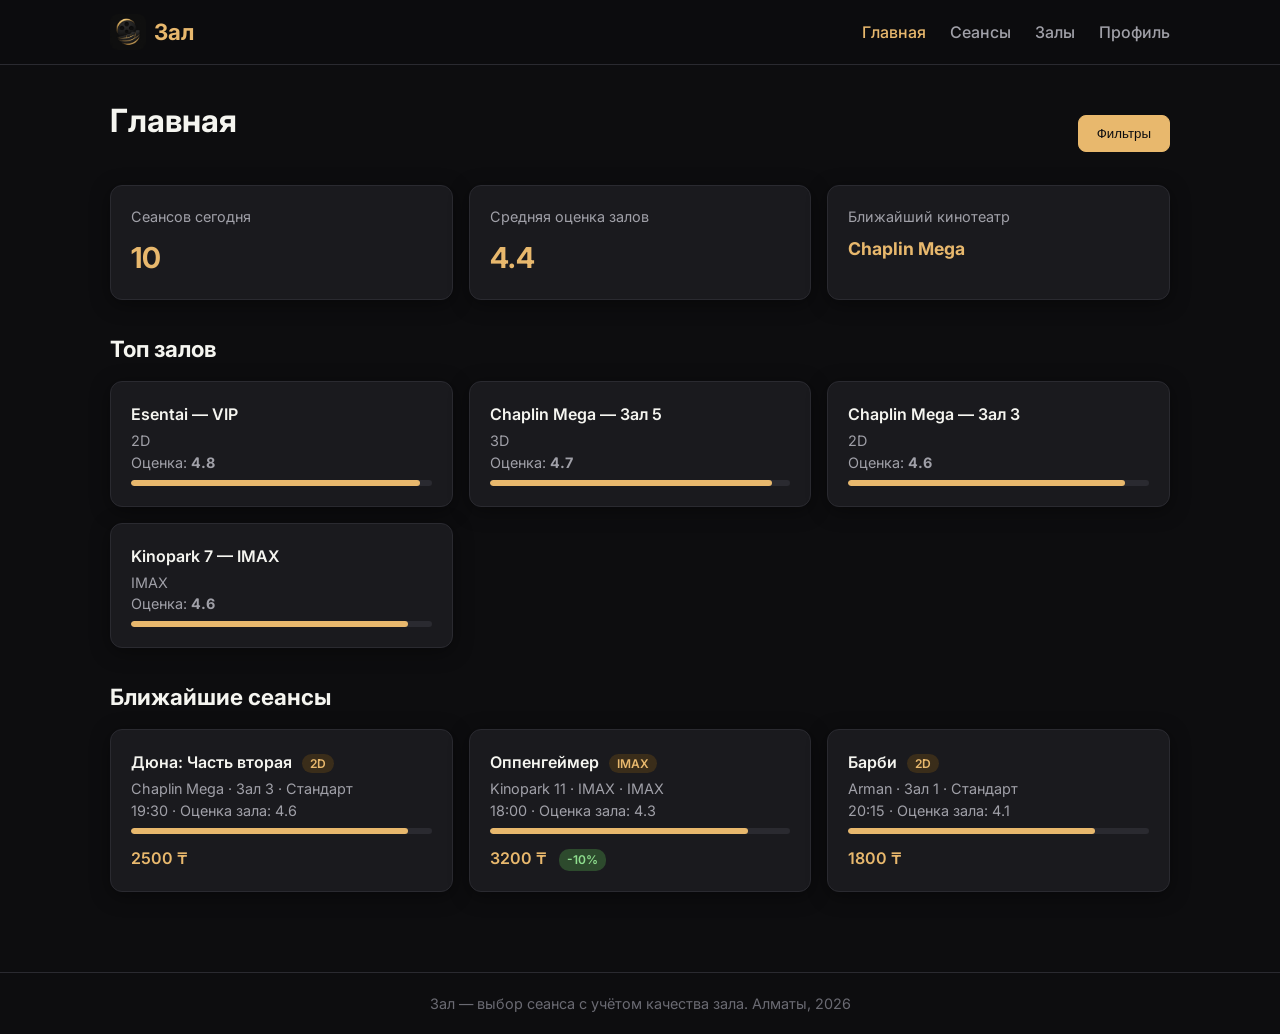
<file: index.html>
<!DOCTYPE html>
<html lang="ru">
<head>
  <meta charset="UTF-8">
  <meta name="viewport" content="width=device-width, initial-scale=1.0">
  <title>Зал — Главная</title>
  <link rel="stylesheet" href="css/style.css">
  <link rel="preconnect" href="https://fonts.googleapis.com">
  <link href="https://fonts.googleapis.com/css2?family=Inter:wght@400;500;600;700&display=swap" rel="stylesheet">
</head>
<body>
  <header class="header">
    <div class="container header__inner">
      <a href="index.html" class="logo">
         <img src="img/logo.jpg" alt="Зал" class="logo__img"> 
        Зал
      </a>
      <nav class="nav">
        <a href="index.html" class="nav__link active">Главная</a>
        <a href="sessions.html" class="nav__link">Сеансы</a>
        <a href="hall.html" class="nav__link">Залы</a>
        <a href="profile.html" class="nav__link">Профиль</a>
      </nav>
      <button class="burger" id="burger" aria-label="Меню">
        <span></span><span></span><span></span>
      </button>
    </div>
  </header>

  <div class="mobile-menu" id="mobile-menu">
    <a href="index.html" class="nav__link active">Главная</a>
    <a href="sessions.html" class="nav__link">Сеансы</a>
    <a href="hall.html" class="nav__link">Залы</a>
    <a href="profile.html" class="nav__link">Профиль</a>
  </div>

  <main>
    <div class="container">
      <div class="flex-between mb-2">
        <h1 class="page-title">Главная</h1>
        <button class="btn btn--primary" data-open-modal="filter-modal">Фильтры</button>
      </div>

      <section class="stats-grid">
        <div class="stat-card">
          <div class="stat-card__label">Сеансов сегодня</div>
          <div class="stat-card__value" id="stat-sessions">0</div>
        </div>
        <div class="stat-card">
          <div class="stat-card__label">Средняя оценка залов</div>
          <div class="stat-card__value" id="stat-rating">—</div>
        </div>
        <div class="stat-card">
          <div class="stat-card__label">Ближайший кинотеатр</div>
          <div class="stat-card__value stat-card__value--small" id="stat-nearest">—</div>
        </div>
      </section>

      <section class="mt-3">
        <h2 class="section-title">Топ залов</h2>
        <div class="cards-grid" id="top-halls">
          <!-- Заполняется JS -->
        </div>
      </section>

      <section class="mt-3">
        <h2 class="section-title">Ближайшие сеансы</h2>
        <div class="cards-grid" id="sessions-preview">
          <!-- Заполняется JS -->
        </div>
      </section>
    </div>
  </main>

  <!-- Модалка фильтров -->
  <div class="modal" id="filter-modal">
    <div class="modal__content">
      <div class="modal__header">
        <h3>Фильтры</h3>
        <button class="modal__close" data-close-modal>&times;</button>
      </div>
      <form id="filter-form">
        <label>
          День
          <select name="day">
            <option value="">Любой</option>
            <option value="today">Сегодня</option>
            <option value="tomorrow">Завтра</option>
          </select>
        </label>
        <label>
          Тип зала
          <select name="type">
            <option value="">Любой</option>
            <option value="quiet">Тихий</option>
            <option value="warm">Тёплый</option>
            <option value="clean">Чистый</option>
          </select>
        </label>
        <div class="modal__actions">
          <button type="button" class="btn" data-close-modal>Отмена</button>
          <button type="submit" class="btn btn--primary">Применить</button>
        </div>
      </form>
    </div>
  </div>

  <footer class="footer">
    <div class="container">
      <p>Зал — выбор сеанса с учётом качества зала. Алматы, 2026</p>
    </div>
  </footer>

  <script src="js/app.js"></script>
</body>
</html>
</file>
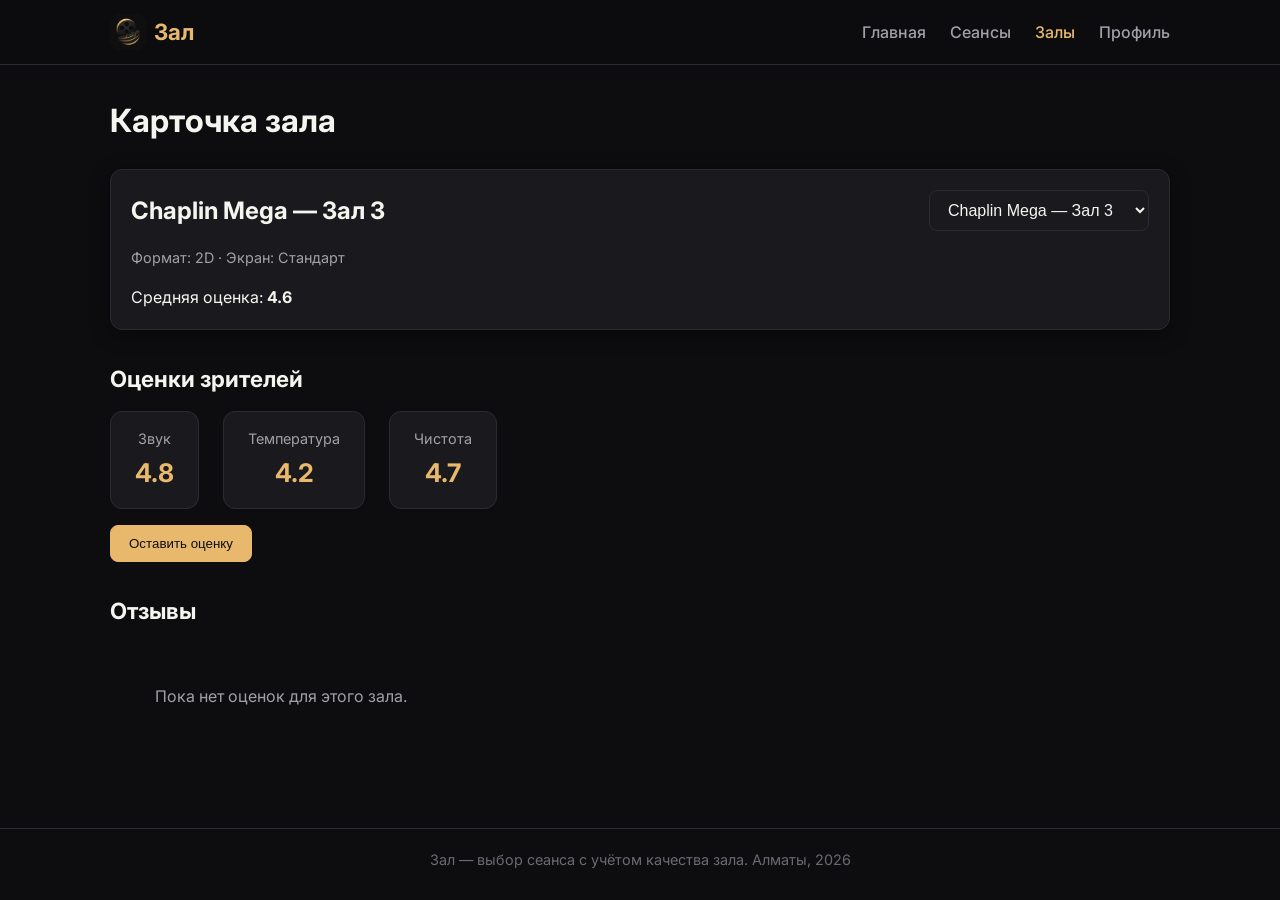
<file: hall.html>
<!DOCTYPE html>
<html lang="ru">
<head>
  <meta charset="UTF-8">
  <meta name="viewport" content="width=device-width, initial-scale=1.0">
  <title>Зал — Карточка зала</title>
  <link rel="stylesheet" href="css/style.css">
  <link rel="preconnect" href="https://fonts.googleapis.com">
  <link href="https://fonts.googleapis.com/css2?family=Inter:wght@400;500;600;700&display=swap" rel="stylesheet">
</head>
<body>
  <header class="header">
    <div class="container header__inner">
      <a href="index.html" class="logo">
         <img src="img/logo.jpg" alt="Зал" class="logo__img"> 
        Зал
      </a>
      <nav class="nav">
        <a href="index.html" class="nav__link">Главная</a>
        <a href="sessions.html" class="nav__link">Сеансы</a>
        <a href="hall.html" class="nav__link active">Залы</a>
        <a href="profile.html" class="nav__link">Профиль</a>
      </nav>
      <button class="burger" id="burger" aria-label="Меню">
        <span></span><span></span><span></span>
      </button>
    </div>
  </header>

  <div class="mobile-menu" id="mobile-menu">
    <a href="index.html" class="nav__link">Главная</a>
    <a href="sessions.html" class="nav__link">Сеансы</a>
    <a href="hall.html" class="nav__link active">Залы</a>
    <a href="profile.html" class="nav__link">Профиль</a>
  </div>

  <main>
    <div class="container">
      <h1 class="page-title">Карточка зала</h1>

      <div class="hall-card" id="hall-detail">
        <!-- Заполняется JS -->
      </div>

      <section class="mt-3">
        <h2 class="section-title">Оценки зрителей</h2>
        <div class="ratings" id="ratings">
          <div class="rating-item">
            <span>Звук</span>
            <strong id="rating-sound">—</strong>
          </div>
          <div class="rating-item">
            <span>Температура</span>
            <strong id="rating-temp">—</strong>
          </div>
          <div class="rating-item">
            <span>Чистота</span>
            <strong id="rating-clean">—</strong>
          </div>
        </div>
        <button class="btn btn--primary mt-2" data-open-modal="review-modal">Оставить оценку</button>
      </section>

      <section class="mt-3">
        <h2 class="section-title">Отзывы</h2>
        <div id="hall-reviews-list" class="cards-grid">
          <p class="empty-state">Пока нет оценок.</p>
        </div>
      </section>
    </div>
  </main>

  <!-- Модалка оценки -->
  <div class="modal" id="review-modal">
    <div class="modal__content">
      <div class="modal__header">
        <h3>Оценить зал</h3>
        <button class="modal__close" data-close-modal>&times;</button>
      </div>
      <form id="review-form">
        <label>
          Звук (1–5)
          <input type="number" name="sound" min="1" max="5" required>
        </label>
        <label>
          Температура (1–5)
          <input type="number" name="temp" min="1" max="5" required>
        </label>
        <label>
          Чистота (1–5)
          <input type="number" name="clean" min="1" max="5" required>
        </label>
        <label>
          Комментарий
          <textarea name="comment" rows="3" placeholder="Как было в зале?"></textarea>
        </label>
        <div class="modal__actions">
          <button type="button" class="btn" data-close-modal>Отмена</button>
          <button type="submit" class="btn btn--primary">Отправить</button>
        </div>
      </form>
    </div>
  </div>

  <footer class="footer">
    <div class="container">
      <p>Зал — выбор сеанса с учётом качества зала. Алматы, 2026</p>
    </div>
  </footer>

  <script src="js/app.js"></script>
</body>
</html>
</file>
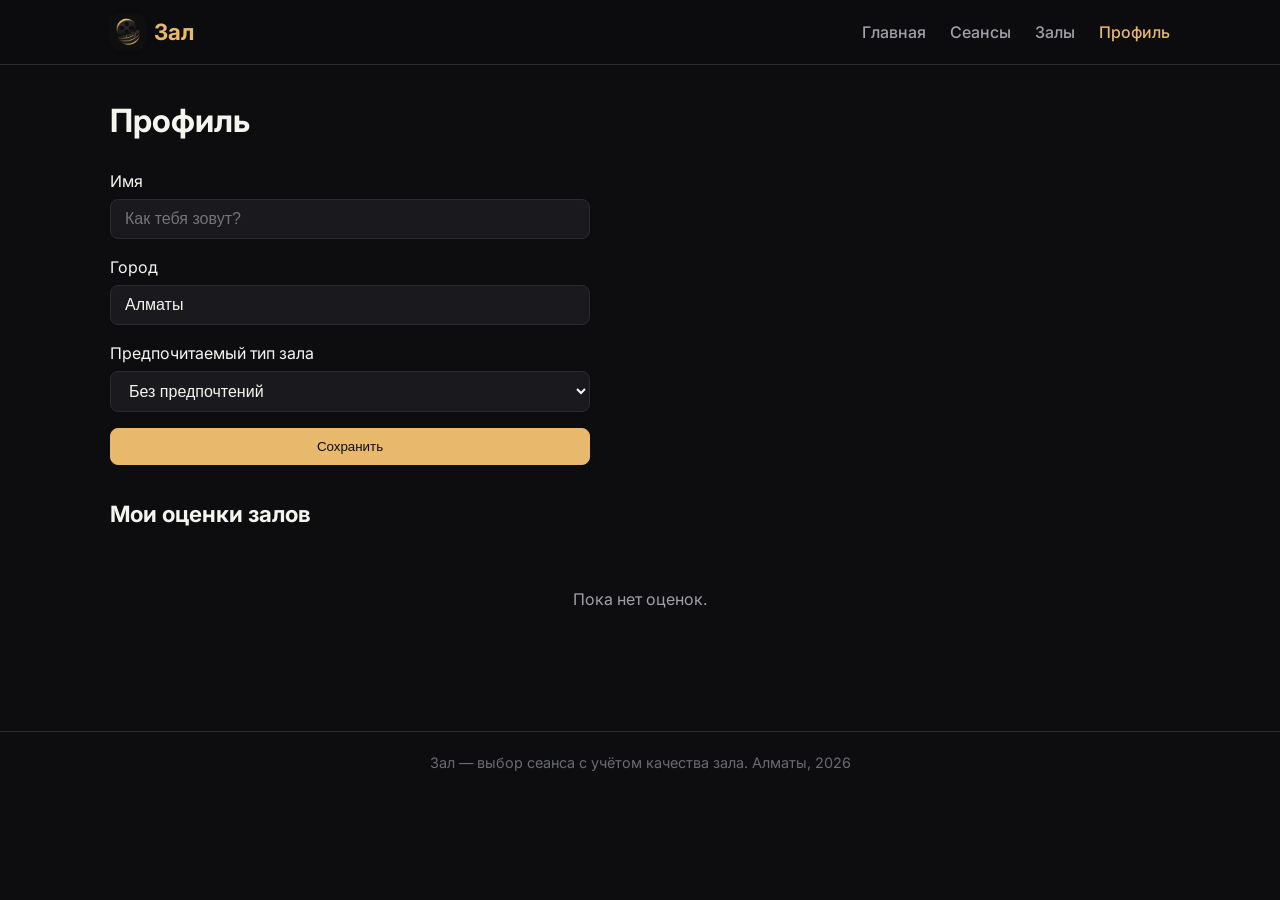
<file: profile.html>
<!DOCTYPE html>
<html lang="ru">
<head>
  <meta charset="UTF-8">
  <meta name="viewport" content="width=device-width, initial-scale=1.0">
  <title>Зал — Профиль</title>
  <link rel="stylesheet" href="css/style.css">
  <link rel="preconnect" href="https://fonts.googleapis.com">
  <link href="https://fonts.googleapis.com/css2?family=Inter:wght@400;500;600;700&display=swap" rel="stylesheet">
</head>
<body>
  <header class="header">
    <div class="container header__inner">
      <a href="index.html" class="logo">
         <img src="img/logo.jpg" alt="Зал" class="logo__img"> 
        Зал
      </a>
      <nav class="nav">
        <a href="index.html" class="nav__link">Главная</a>
        <a href="sessions.html" class="nav__link">Сеансы</a>
        <a href="hall.html" class="nav__link">Залы</a>
        <a href="profile.html" class="nav__link active">Профиль</a>
      </nav>
      <button class="burger" id="burger" aria-label="Меню">
        <span></span><span></span><span></span>
      </button>
    </div>
  </header>

  <div class="mobile-menu" id="mobile-menu">
    <a href="index.html" class="nav__link">Главная</a>
    <a href="sessions.html" class="nav__link">Сеансы</a>
    <a href="hall.html" class="nav__link">Залы</a>
    <a href="profile.html" class="nav__link active">Профиль</a>
  </div>

  <main>
    <div class="container">
      <h1 class="page-title">Профиль</h1>

      <form id="profile-form" class="profile-form">
        <label>
          Имя
          <input type="text" name="name" id="profile-name" required placeholder="Как тебя зовут?">
        </label>
        <label>
          Город
          <input type="text" name="city" id="profile-city" value="Алматы" required>
        </label>
        <label>
          Предпочитаемый тип зала
          <select name="pref" id="profile-pref">
            <option value="">Без предпочтений</option>
            <option value="quiet">Тихий</option>
            <option value="warm">Тёплый</option>
            <option value="clean">Чистый</option>
          </select>
        </label>
        <button type="submit" class="btn btn--primary">Сохранить</button>
      </form>

      <section class="mt-3">
        <h2 class="section-title">Мои оценки залов</h2>
        <div id="my-reviews">
          <p class="empty-state">Пока нет оценок.</p>
        </div>
      </section>
    </div>
  </main>

  <footer class="footer">
    <div class="container">
      <p>Зал — выбор сеанса с учётом качества зала. Алматы, 2026</p>
    </div>
  </footer>

  <script src="js/app.js"></script>
</body>
</html>
</file>
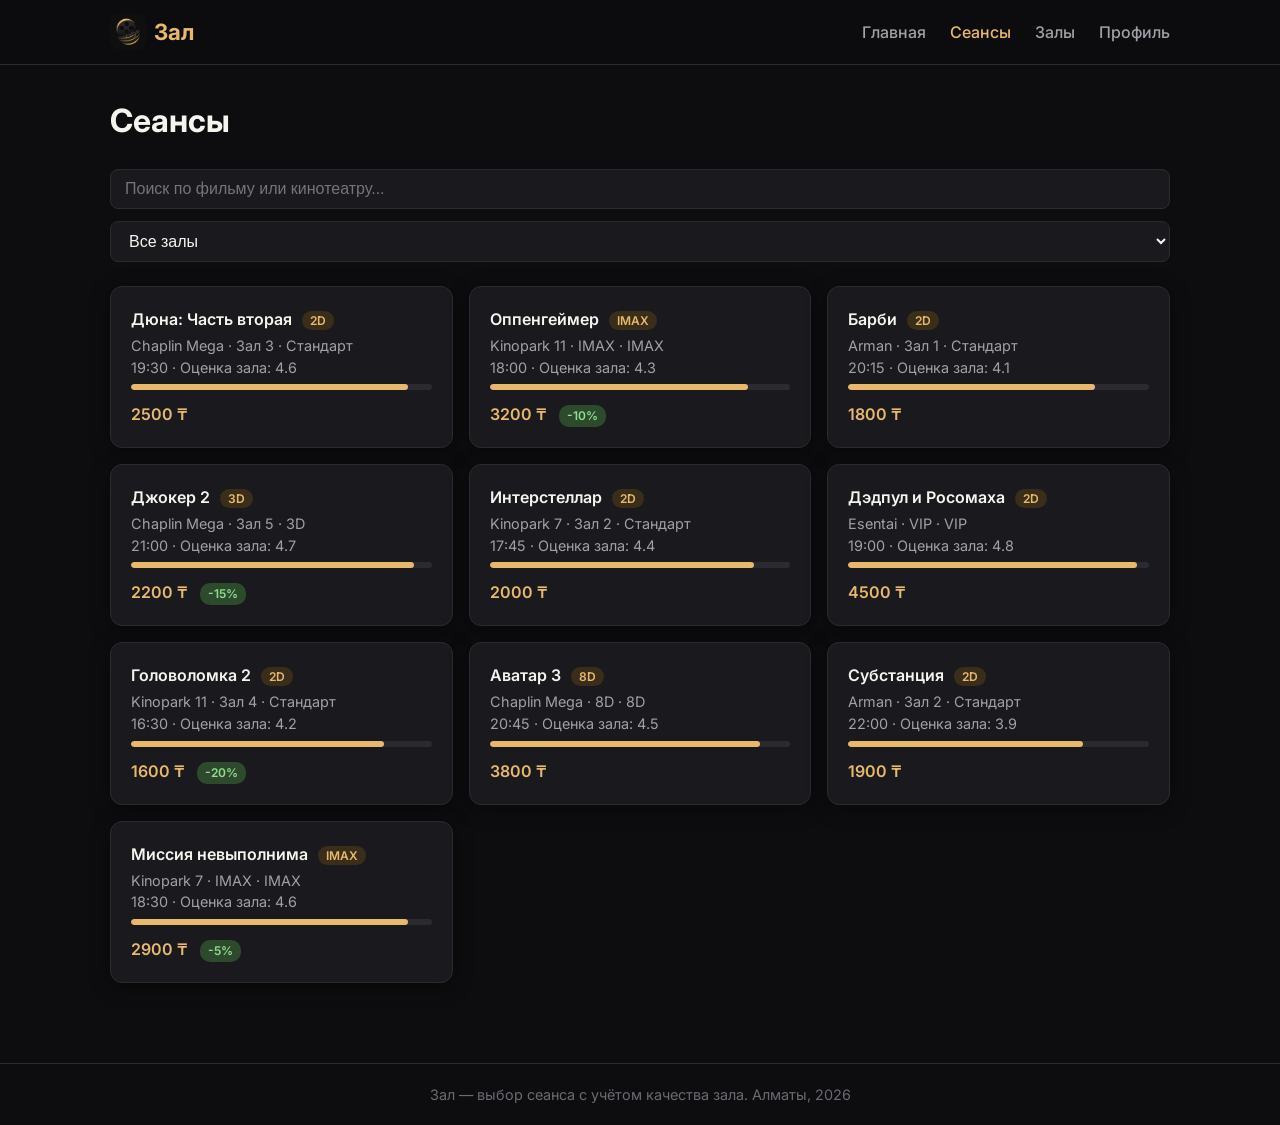
<file: sessions.html>
<!DOCTYPE html>
<html lang="ru">
<head>
  <meta charset="UTF-8">
  <meta name="viewport" content="width=device-width, initial-scale=1.0">
  <title>Зал — Сеансы</title>
  <link rel="stylesheet" href="css/style.css">
  <link rel="preconnect" href="https://fonts.googleapis.com">
  <link href="https://fonts.googleapis.com/css2?family=Inter:wght@400;500;600;700&display=swap" rel="stylesheet">
</head>
<body>
  <header class="header">
    <div class="container header__inner">
      <a href="index.html" class="logo">
         <img src="img/logo.jpg" alt="Зал" class="logo__img"> 
        Зал
      </a>
      <nav class="nav">
        <a href="index.html" class="nav__link">Главная</a>
        <a href="sessions.html" class="nav__link active">Сеансы</a>
        <a href="hall.html" class="nav__link">Залы</a>
        <a href="profile.html" class="nav__link">Профиль</a>
      </nav>
      <button class="burger" id="burger" aria-label="Меню">
        <span></span><span></span><span></span>
      </button>
    </div>
  </header>

  <div class="mobile-menu" id="mobile-menu">
    <a href="index.html" class="nav__link">Главная</a>
    <a href="sessions.html" class="nav__link active">Сеансы</a>
    <a href="hall.html" class="nav__link">Залы</a>
    <a href="profile.html" class="nav__link">Профиль</a>
  </div>

  <main>
    <div class="container">
      <h1 class="page-title">Сеансы</h1>

      <div class="filters-bar">
        <input type="search" id="search-input" placeholder="Поиск по фильму или кинотеатру..." class="search-input">
        <select id="filter-type" class="select">
          <option value="">Все залы</option>
          <option value="quiet">Тихий</option>
          <option value="warm">Тёплый</option>
          <option value="clean">Чистый</option>
        </select>
      </div>

      <div class="cards-grid" id="sessions-list">
        <!-- Заполняется JS -->
      </div>

      <p class="empty-state" id="empty-state" hidden>Ничего не найдено. Попробуй изменить фильтры.</p>
    </div>
  </main>

  <footer class="footer">
    <div class="container">
      <p>Зал — выбор сеанса с учётом качества зала. Алматы, 2026</p>
    </div>
  </footer>

  <script src="js/app.js"></script>
</body>
</html>
</file>
<file: css/style.css>
:root {
  --bg: #0d0d0f;
  --card: #1a1a1e;
  --accent: #e8b86d;
  --accent-hover: #f0c888;
  --text: #f5f5f0;
  --muted: #a0a0a8;
  --dim: #6a6a72;
  --border: #2a2a30;
  --radius: 12px;
  --shadow: 0 4px 20px rgba(0, 0, 0, 0.4);
}

* {
  box-sizing: border-box;
  margin: 0;
  padding: 0;
}

body {
  font-family: 'Inter', system-ui, -apple-system, sans-serif;
  background: var(--bg);
  color: var(--text);
  line-height: 1.5;
  min-height: 100vh;
}

.container {
  max-width: 1100px;
  margin: 0 auto;
  padding: 0 20px;
}

/* Header */
.header {
  background: rgba(13, 13, 15, 0.95);
  border-bottom: 1px solid var(--border);
  position: sticky;
  top: 0;
  z-index: 100;
  backdrop-filter: blur(8px);
}

.header__inner {
  display: flex;
  align-items: center;
  justify-content: space-between;
  height: 64px;
}

.logo {
  display: flex;
  align-items: center;
  gap: 8px;
  font-weight: 700;
  font-size: 1.4rem;
  color: var(--accent);
  text-decoration: none;
}

.nav {
  display: flex;
  gap: 24px;
}

.nav__link {
  color: var(--muted);
  text-decoration: none;
  font-weight: 500;
  transition: color 0.2s;
}

.nav__link:hover,
.nav__link.active {
  color: var(--accent);
}

.burger {
  display: none;
  flex-direction: column;
  gap: 5px;
  background: none;
  border: none;
  cursor: pointer;
  padding: 8px;
}

.burger span {
  display: block;
  width: 22px;
  height: 2px;
  background: var(--text);
}

.mobile-menu {
  display: none;
  flex-direction: column;
  background: var(--card);
  border-bottom: 1px solid var(--border);
  padding: 12px 20px;
}

.mobile-menu.open {
  display: flex;
}

.mobile-menu .nav__link {
  padding: 12px 0;
  border-bottom: 1px solid var(--border);
}

/* Main */
main {
  padding: 32px 0 80px;
}

.page-title {
  font-size: 2rem;
  margin-bottom: 24px;
}

.section-title {
  font-size: 1.4rem;
  margin-bottom: 16px;
}

.flex-between {
  display: flex;
  justify-content: space-between;
  align-items: center;
}

.mb-2 { margin-bottom: 16px; }
.mt-2 { margin-top: 16px; }
.mt-3 { margin-top: 32px; }

/* Cards & Stats */
.stats-grid {
  display: grid;
  grid-template-columns: repeat(auto-fit, minmax(200px, 1fr));
  gap: 16px;
  margin-bottom: 32px;
}

.stat-card,
.session-card,
.hall-card {
  background: var(--card);
  border-radius: var(--radius);
  padding: 20px;
  border: 1px solid var(--border);
}

.stat-card__label {
  color: var(--muted);
  font-size: 0.9rem;
  margin-bottom: 8px;
}

.stat-card__value {
  font-size: 1.8rem;
  font-weight: 700;
  color: var(--accent);
}

.stat-card__value--small {
  font-size: 1.1rem;
}

.cards-grid {
  display: grid;
  grid-template-columns: repeat(auto-fill, minmax(280px, 1fr));
  gap: 16px;
}

.session-card {
  cursor: pointer;
  transition: transform 0.2s, border-color 0.2s;
}

.session-card:hover {
  transform: translateY(-2px);
  border-color: var(--accent);
}

.session-card__title {
  font-weight: 600;
  margin-bottom: 4px;
}

.session-card__meta {
  color: var(--muted);
  font-size: 0.9rem;
}

.session-card__price {
  margin-top: 12px;
  font-weight: 600;
  color: var(--accent);
}

/* Filters */
.filters-bar {
  display: flex;
  gap: 12px;
  margin-bottom: 24px;
  flex-wrap: wrap;
}

.search-input,
.select,
input[type="text"],
input[type="number"],
textarea,
select {
  background: var(--card);
  border: 1px solid var(--border);
  color: var(--text);
  padding: 10px 14px;
  border-radius: 8px;
  font-size: 1rem;
  width: 100%;
}

.search-input {
  flex: 1;
  min-width: 200px;
}

/* Buttons */
.btn {
  background: transparent;
  border: 1px solid var(--border);
  color: var(--text);
  padding: 10px 18px;
  border-radius: 8px;
  cursor: pointer;
  font-weight: 500;
  transition: all 0.2s;
}

.btn:hover {
  border-color: var(--accent);
  color: var(--accent);
}

.btn--primary {
  background: var(--accent);
  color: #0d0d0f;
  border-color: var(--accent);
}

.btn--primary:hover {
  background: var(--accent-hover);
  color: #0d0d0f;
}

/* Modal */
.modal {
  display: none;
  position: fixed;
  inset: 0;
  background: rgba(0, 0, 0, 0.7);
  z-index: 200;
  align-items: center;
  justify-content: center;
  padding: 20px;
}

.modal.open {
  display: flex;
}

.modal__content {
  background: var(--card);
  border-radius: var(--radius);
  padding: 24px;
  width: 100%;
  max-width: 420px;
  border: 1px solid var(--border);
}

.modal__header {
  display: flex;
  justify-content: space-between;
  align-items: center;
  margin-bottom: 20px;
}

.modal__close {
  background: none;
  border: none;
  color: var(--muted);
  font-size: 1.6rem;
  cursor: pointer;
}

.modal form label {
  display: block;
  margin-bottom: 14px;
  font-size: 0.95rem;
}

.modal form input,
.modal form textarea,
.modal form select {
  margin-top: 6px;
}

.modal__actions {
  display: flex;
  gap: 12px;
  justify-content: flex-end;
  margin-top: 20px;
}

/* Ratings */
.ratings {
  display: flex;
  gap: 24px;
  flex-wrap: wrap;
}

.rating-item {
  background: var(--card);
  padding: 16px 24px;
  border-radius: var(--radius);
  border: 1px solid var(--border);
  text-align: center;
}

.rating-item span {
  display: block;
  color: var(--muted);
  font-size: 0.9rem;
  margin-bottom: 4px;
}

.rating-item strong {
  font-size: 1.6rem;
  color: var(--accent);
}

/* Profile */
.profile-form {
  max-width: 480px;
  display: flex;
  flex-direction: column;
  gap: 16px;
}

.profile-form label {
  display: flex;
  flex-direction: column;
  gap: 6px;
}

/* Empty */
.empty-state {
  color: var(--muted);
  text-align: center;
  padding: 40px 0;
}

/* Footer */
.footer {
  border-top: 1px solid var(--border);
  padding: 20px 0;
  color: var(--dim);
  font-size: 0.9rem;
  text-align: center;
}

/* Responsive */
@media (max-width: 768px) {
  .nav {
    display: none;
  }

  .burger {
    display: flex;
  }

  .page-title {
    font-size: 1.6rem;
  }

  .stats-grid,
  .cards-grid {
    grid-template-columns: 1fr;
  }

  .filters-bar {
    flex-direction: column;
  }
}

/* Logo image */
.logo__img {
  width: 36px;
  height: 36px;
  border-radius: 8px;
  object-fit: cover;
}

/* Better cards */
.stat-card,
.session-card,
.hall-card {
  box-shadow: var(--shadow);
  transition: transform 0.2s ease, border-color 0.2s;
}

.session-card:hover {
  transform: translateY(-4px);
  border-color: var(--accent);
}

/* Rating bars (simple diagram) */
.rating-bar {
  height: 6px;
  background: #2a2a30;
  border-radius: 3px;
  margin-top: 6px;
  overflow: hidden;
}

.rating-bar__fill {
  height: 100%;
  background: var(--accent);
  border-radius: 3px;
}

/* Discount badge */
.badge {
  display: inline-block;
  background: #2d4a2d;
  color: #8fdf8f;
  font-size: 0.75rem;
  padding: 2px 8px;
  border-radius: 10px;
  margin-left: 8px;
  font-weight: 600;
}

.format-badge {
  background: #3a2d1a;
  color: var(--accent);
  font-size: 0.75rem;
  padding: 2px 8px;
  border-radius: 10px;
  margin-left: 6px;
}

.btn--danger {
  background: #3a1a1a;
  color: #ff8a8a;
  border-color: #5a2a2a;
  font-size: 0.85rem;
  padding: 6px 12px;
}
.btn--danger:hover {
  background: #4a2020;
  color: #ffaaaa;
}
</file>
